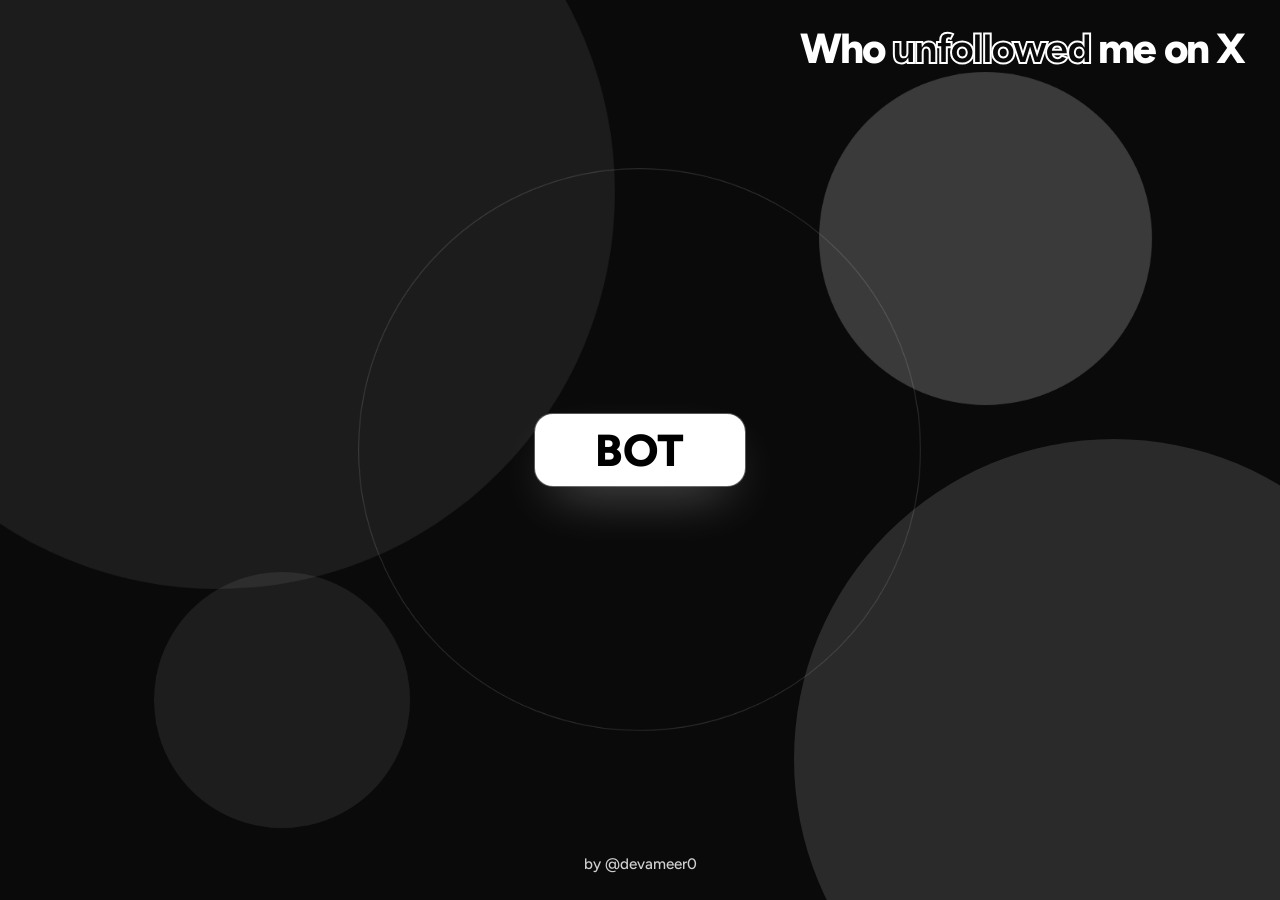
<file: index.html>
<!doctype html>
<html lang="en">
<head>
<meta charset="utf-8">
<meta name="viewport" content="width=device-width,initial-scale=1,viewport-fit=cover">
<title>Who unfollowed me on X — BOT</title>
<meta name="description" content="Who unfollowed me on X? The BOT that tells you when someone unfollows you.">
<meta name="theme-color" content="#0a0a0a">
<link rel="preconnect" href="https://fonts.googleapis.com">
<link rel="preconnect" href="https://fonts.gstatic.com" crossorigin>
<link href="https://fonts.googleapis.com/css2?family=Figtree:wght@400;500;600;700;800&display=swap" rel="stylesheet">
<link rel="icon" type="image/png" sizes="32x32" href="icon-32.png">
<link rel="apple-touch-icon" sizes="180x180" href="apple-touch-icon.png">
<meta property="og:image" content="https://ghosted-7f6.pages.dev/icon-512.png">
<meta name="twitter:card" content="summary">
<meta name="twitter:image" content="https://ghosted-7f6.pages.dev/icon-512.png">
<link rel="stylesheet" href="style.css?v=f98b7f36">
<script src="boot.js?v=cf498f35"></script>
</head>
<body data-page="home">
<main class="solo">
  <span class="orb o1" aria-hidden="true"></span>
  <span class="orb o2" aria-hidden="true"></span>
  <span class="orb o3" aria-hidden="true"></span>
  <span class="orb o4" aria-hidden="true"></span>
  <span class="orb o5" aria-hidden="true"></span>
  <header class="corners"><h1 class="top">Who <span class="out">unfollowed</span> me on X</h1></header>
  <div class="go"><span class="ring" aria-hidden="true"></span><a class="round" data-bot href="#">BOT</a></div>
  <footer class="credit"><a class="by" href="https://x.com/devameer0" target="_blank" rel="noopener noreferrer">by @devameer0</a></footer>
</main>
<script src="config.js?v=385c4432"></script>
<script src="app.js?v=c8a8a453"></script>
</body>
</html>
</file>
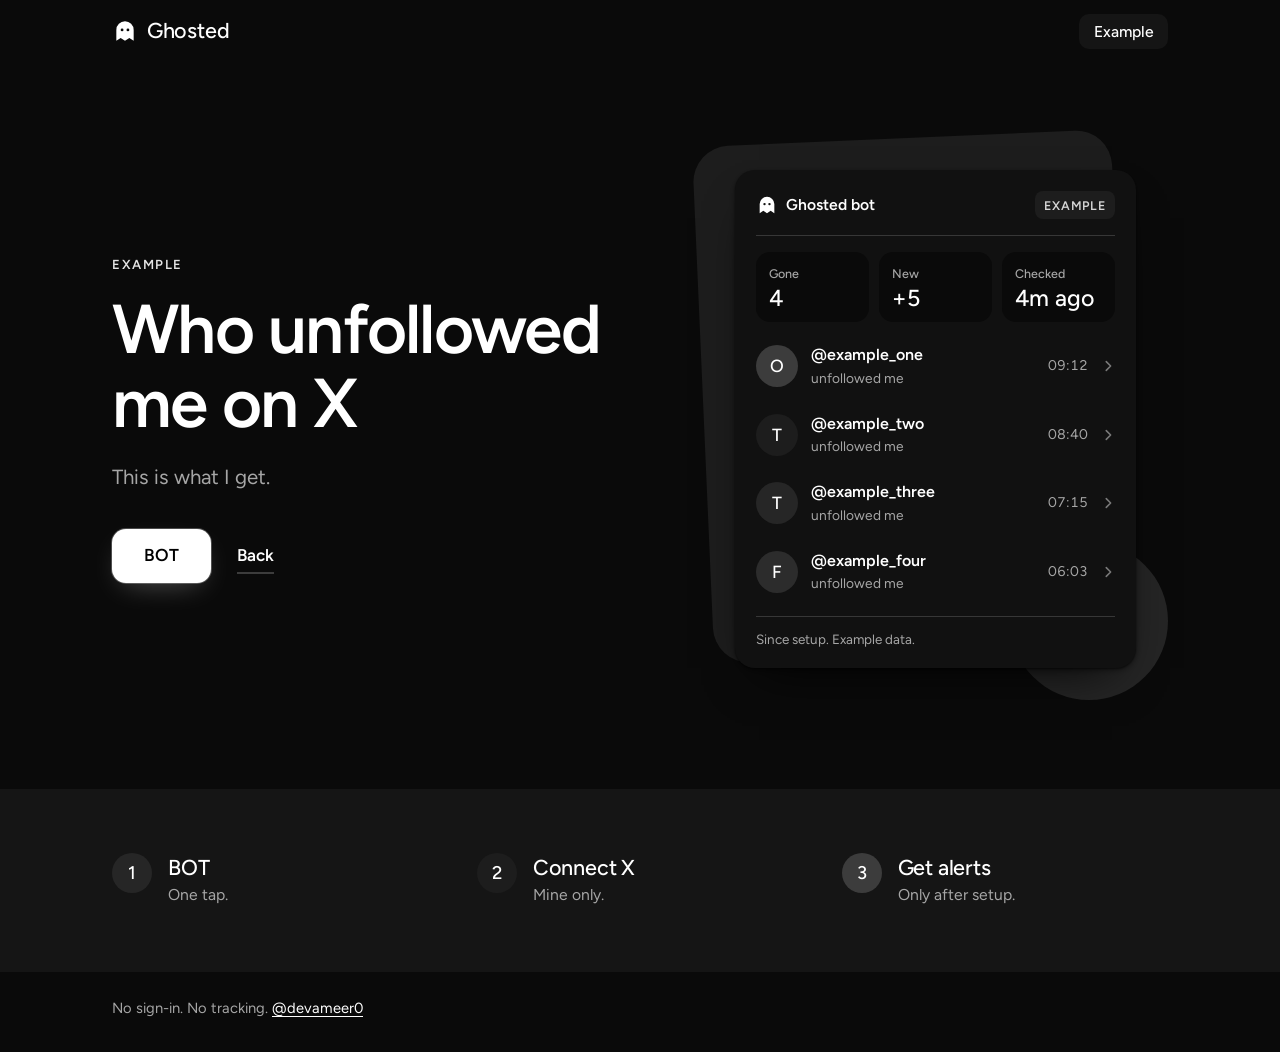
<file: demo.html>
<!doctype html>
<html lang="en">
<head>
<meta charset="utf-8">
<meta name="viewport" content="width=device-width,initial-scale=1,viewport-fit=cover">
<title>Who unfollowed me on X — Example</title>
<meta name="description" content="Who unfollowed me on X? An example of the alert the Ghosted bot sends. Example data.">
<meta name="theme-color" content="#0a0a0a">
<link rel="preconnect" href="https://fonts.googleapis.com">
<link rel="preconnect" href="https://fonts.gstatic.com" crossorigin>
<link href="https://fonts.googleapis.com/css2?family=Figtree:wght@400;500;600;700&display=swap" rel="stylesheet">
<link rel="icon" type="image/png" sizes="32x32" href="icon-32.png">
<link rel="apple-touch-icon" sizes="180x180" href="apple-touch-icon.png">
<link rel="stylesheet" href="style.css?v=f98b7f36">
<script src="boot.js?v=cf498f35"></script>
</head>
<body data-page="demo">
<a class="skip" href="#main">Skip to content</a>
<header class="nav"><div class="wrap nav-in">
  <a class="logo" href="./" aria-label="Ghosted home"><svg class="mark" viewBox="0 0 24 24" aria-hidden="true" focusable="false"><path d="M4 21V11a8 8 0 0 1 16 0v10l-4-2.6L12 21l-4-2.6z"/><circle cx="9.3" cy="11" r="1.3"/><circle cx="14.7" cy="11" r="1.3"/></svg><span>Ghosted</span></a>
  <nav aria-label="Main"><a class="navlink" href="demo.html" aria-current="page">Example</a></nav>
</div></header>
<main id="main">
<section class="hero demo"><div class="wrap hero-in">
  <div class="copy">
    <p class="eyebrow">Example</p>
    <h1>Who unfollowed me <em>on X</em></h1>
    <p class="sub">This is what I get.</p>
    <div class="actions">
      <a class="btn" data-bot href="#">BOT</a>
      <a class="link" href="./">Back</a>
    </div>
  </div>
  <div class="stage">
    <span class="shape s1" aria-hidden="true"></span><span class="shape s2" aria-hidden="true"></span>
    <section class="card" aria-label="Example message from the bot">
      <div class="card-h"><span class="bot"><svg class="mark" viewBox="0 0 24 24" aria-hidden="true" focusable="false"><path d="M4 21V11a8 8 0 0 1 16 0v10l-4-2.6L12 21l-4-2.6z"/><circle cx="9.3" cy="11" r="1.3"/><circle cx="14.7" cy="11" r="1.3"/></svg>Ghosted bot</span><span class="tag">Example</span></div>
      <dl class="stats">
        <div><dt>Gone</dt><dd>4</dd></div>
        <div><dt>New</dt><dd>+5</dd></div>
        <div><dt>Checked</dt><dd>4m ago</dd></div>
      </dl>
      <ul class="alerts" aria-label="Unfollowed me. Example data."><li><a class="alert" href="https://x.com/example_one" target="_blank" rel="noopener noreferrer"><span class="av av-a" aria-hidden="true">O</span><span class="who"><b>@example_one</b><small>unfollowed me</small></span><time>09:12</time><svg class="chev" viewBox="0 0 16 16" aria-hidden="true" focusable="false"><path d="M6 3l5 5-5 5"/></svg></a></li><li><a class="alert" href="https://x.com/example_two" target="_blank" rel="noopener noreferrer"><span class="av av-b" aria-hidden="true">T</span><span class="who"><b>@example_two</b><small>unfollowed me</small></span><time>08:40</time><svg class="chev" viewBox="0 0 16 16" aria-hidden="true" focusable="false"><path d="M6 3l5 5-5 5"/></svg></a></li><li><a class="alert" href="https://x.com/example_three" target="_blank" rel="noopener noreferrer"><span class="av av-c" aria-hidden="true">T</span><span class="who"><b>@example_three</b><small>unfollowed me</small></span><time>07:15</time><svg class="chev" viewBox="0 0 16 16" aria-hidden="true" focusable="false"><path d="M6 3l5 5-5 5"/></svg></a></li><li><a class="alert" href="https://x.com/example_four" target="_blank" rel="noopener noreferrer"><span class="av av-d" aria-hidden="true">F</span><span class="who"><b>@example_four</b><small>unfollowed me</small></span><time>06:03</time><svg class="chev" viewBox="0 0 16 16" aria-hidden="true" focusable="false"><path d="M6 3l5 5-5 5"/></svg></a></li></ul>
      <p class="card-f">Since setup. Example data.</p>
    </section>
  </div>
</div></section>
<section class="steps-s" aria-labelledby="st"><div class="wrap">
  <h2 class="vh" id="st">Steps</h2>
  <ol class="steps">
    <li><span class="n">1</span><div><h3>BOT</h3><p>One tap.</p></div></li>
    <li><span class="n">2</span><div><h3>Connect X</h3><p>Mine only.</p></div></li>
    <li><span class="n">3</span><div><h3>Get alerts</h3><p>Only after setup.</p></div></li>
  </ol>
</div></section>
</main>
<footer class="foot"><div class="wrap foot-in">
  <p>No sign-in. No tracking. <a href="https://x.com/devameer0">@devameer0</a></p>
  <a class="tip" data-tip href="#" hidden>Tip</a>
</div></footer>
<noscript><p class="nojs">BOT: enable JavaScript for the link.</p></noscript>
<script src="config.js?v=385c4432"></script>
<script src="app.js?v=c8a8a453"></script>
</body>
</html>
</file>
<file: style.css>
/* GHOSTED — monochrome: black, greys, white only. Figtree everywhere. */
:root{
  color-scheme:dark;
  --oat:#0a0a0a;
  --oat-2:#151515;
  --card:#111111;
  --ink:#ffffff;
  --muted:#a6a6a6;
  --line:rgba(255,255,255,.16);
  --clay:#ffffff;
  --clay-d:#e4e4e4;
  --clay-t:#3c3c3c;
  --peach:#2c2c2c;
  --sage:#4a4a4a;
  --sage-t:#1d1d1d;
  --sage-d:#d6d6d6;
  --lilac:#5a5a5a;
  --lilac-t:#262626;
  --sans:"Figtree",system-ui,-apple-system,"Segoe UI",Roboto,"Helvetica Neue",Arial,sans-serif;
  --serif:var(--sans);
  --r:20px;
  --shadow:0 1px 2px rgba(0,0,0,.5),0 2px 6px rgba(0,0,0,.4),0 24px 48px -24px rgba(0,0,0,.9);
}
*,*::before,*::after{box-sizing:border-box}
html{-webkit-text-size-adjust:100%;scroll-behavior:smooth;background:#0a0a0a}
body{margin:0;background:var(--oat);color:var(--ink);font:400 17px/1.55 var(--sans);-webkit-font-smoothing:antialiased;min-height:100vh;min-height:100dvh;display:flex;flex-direction:column;overflow-x:clip}
main{flex:1}
a{color:inherit}
[hidden]{display:none!important}
.vh{position:absolute;width:1px;height:1px;overflow:hidden;clip:rect(0 0 0 0);white-space:nowrap}
:focus-visible{outline:3px solid var(--clay);outline-offset:3px;border-radius:8px}
.skip{position:fixed;left:12px;top:-80px;z-index:50;background:#fff;color:#000;padding:.6rem 1rem;border-radius:10px;font-weight:600;text-decoration:none}
.skip:focus{top:12px}
.wrap{width:100%;max-width:1120px;margin:0 auto;padding:0 max(clamp(1.25rem,4vw,2rem),env(safe-area-inset-right)) 0 max(clamp(1.25rem,4vw,2rem),env(safe-area-inset-left))}

/* nav */
.nav{padding:1.1rem 0}
.nav-in{display:flex;align-items:center;justify-content:space-between}
.logo{display:inline-flex;align-items:center;gap:.55rem;text-decoration:none;font:500 1.35rem/1 var(--serif);letter-spacing:-.01em}
.mark{width:26px;height:26px;fill:var(--clay)}
.mark circle{fill:var(--oat)}
.navlink{font-weight:500;font-size:.98rem;text-decoration:none;padding:.5rem .9rem;border-radius:10px;color:var(--ink);transition:background .2s}
.navlink:hover{background:var(--oat-2)}
.navlink[aria-current]{background:var(--oat-2)}

/* hero */
.hero{padding:clamp(2rem,6vw,5.5rem) 0 clamp(3rem,7vw,6rem)}
.hero-in{display:grid;grid-template-columns:minmax(0,1.05fr) minmax(0,.95fr);gap:clamp(2rem,6vw,5rem);align-items:center}
.eyebrow{margin:0 0 1rem;font-size:.82rem;font-weight:600;letter-spacing:.12em;text-transform:uppercase;color:var(--clay-d)}
h1{margin:0;font:600 clamp(2.3rem,5.4vw,4.4rem)/1.08 var(--sans);letter-spacing:-.025em}
h1 em{font-style:normal;color:var(--clay);font-weight:600}
.sub{margin:1.3rem 0 0;font-size:clamp(1.1rem,1.6vw,1.3rem);color:var(--muted);max-width:26ch}
.actions{display:flex;align-items:center;flex-wrap:wrap;gap:.8rem 1.6rem;margin-top:2.2rem}
.btn{display:inline-flex;align-items:center;justify-content:center;min-height:54px;padding:0 2rem;border-radius:14px;background:var(--clay);color:#000;font:600 1.08rem/1 var(--sans);text-decoration:none;
  box-shadow:0 0 0 1px rgba(255,255,255,.25),0 10px 30px -12px rgba(255,255,255,.35);transition:transform .2s ease,background .2s ease,box-shadow .2s ease}
.btn:hover{background:var(--clay-d);transform:translateY(-2px);box-shadow:0 0 0 1px rgba(255,255,255,.4),0 16px 34px -12px rgba(255,255,255,.45)}
.btn:active{transform:translateY(0)}
.link{font-weight:600;text-decoration:none;color:var(--ink);border-bottom:2px solid var(--clay-t);padding:.25rem 0;transition:border-color .2s}
.link:hover{border-color:var(--clay)}

/* product card */
.stage{position:relative;padding:clamp(1rem,3vw,2rem)}
.shape{position:absolute;z-index:0;pointer-events:none}
.s1{inset:0 10% 8% 0;background:var(--sage-t);border-radius:36px;transform:rotate(-2.5deg)}
.s2{width:34%;aspect-ratio:1;right:0;bottom:0;background:var(--peach);border-radius:50%;opacity:.8}
.card{position:relative;z-index:1;background:var(--card);border-radius:var(--r);box-shadow:var(--shadow);padding:1.3rem 1.3rem 1.1rem;max-width:440px;margin:0 auto;animation:rise .8s cubic-bezier(.2,.7,.2,1) both}
.card-h{display:flex;align-items:center;justify-content:space-between;gap:1rem;padding-bottom:1rem;border-bottom:1px solid var(--line)}
.bot{display:inline-flex;align-items:center;gap:.5rem;font-weight:600;font-size:.98rem}
.bot .mark{width:22px;height:22px}.bot .mark circle{fill:var(--card)}
.tag{font-size:.78rem;font-weight:600;letter-spacing:.06em;text-transform:uppercase;color:var(--sage-d);background:var(--sage-t);padding:.28rem .6rem;border-radius:8px}
.card-t{margin:1rem 0 .3rem;color:var(--muted);font-size:.98rem}
.card-t b{font:500 1.9rem/1 var(--serif);color:var(--ink);margin-right:.2rem}
.stats{display:grid;grid-template-columns:repeat(3,1fr);gap:.6rem;margin:1rem 0 .6rem}
.stats div{background:var(--oat);border-radius:14px;padding:.7rem .85rem}
.stats dt{font-size:.78rem;color:var(--muted);font-weight:500}
.stats dd{margin:.1rem 0 0;font:500 1.45rem/1.15 var(--serif)}
.alerts{list-style:none;margin:.4rem -.5rem 0;padding:0}
.alerts li{animation:rise .7s cubic-bezier(.2,.7,.2,1) both}
.alerts li:nth-child(1){animation-delay:.25s}.alerts li:nth-child(2){animation-delay:.35s}.alerts li:nth-child(3){animation-delay:.45s}.alerts li:nth-child(4){animation-delay:.55s}
.alert{display:flex;align-items:center;gap:.85rem;padding:.7rem .5rem;border-radius:14px;text-decoration:none;transition:background .2s}
.alert:hover{background:var(--oat)}
.av{flex:none;display:grid;place-content:center;width:42px;height:42px;border-radius:50%;font:500 1.1rem/1 var(--serif);color:var(--ink)}
.av-a{background:var(--clay-t)}.av-b{background:var(--sage-t)}.av-c{background:var(--lilac-t)}.av-d{background:var(--peach)}
.who{display:grid;min-width:0;flex:1}
.who b{font-weight:600;font-size:1rem;overflow:hidden;text-overflow:ellipsis;white-space:nowrap}
.who small{color:var(--muted);font-size:.86rem}
.alert time{color:var(--muted);font-size:.88rem;font-variant-numeric:tabular-nums}
.chev{width:14px;height:14px;fill:none;stroke:var(--muted);stroke-width:1.8;stroke-linecap:round;stroke-linejoin:round;opacity:.7;transition:transform .2s}
.alert:hover .chev{transform:translateX(3px)}
.card-f{margin:.6rem 0 0;padding-top:.8rem;border-top:1px solid var(--line);font-size:.84rem;color:var(--muted)}
@keyframes rise{from{opacity:0;transform:translateY(14px)}to{opacity:1;transform:none}}

/* steps */
.steps-s{background:var(--oat-2);padding:clamp(2.5rem,5vw,4rem) 0}
.steps{list-style:none;margin:0;padding:0;display:grid;grid-template-columns:repeat(3,1fr);gap:clamp(1rem,3vw,2.5rem)}
.steps li{display:flex;gap:1rem;align-items:flex-start}
.n{flex:none;display:grid;place-content:center;width:40px;height:40px;border-radius:50%;background:var(--lilac-t);font:500 1.15rem/1 var(--serif)}
.steps li:nth-child(2) .n{background:var(--sage-t)}.steps li:nth-child(3) .n{background:var(--clay-t)}
.steps h3{margin:.1rem 0 .15rem;font:500 1.35rem/1.2 var(--serif);letter-spacing:-.01em}
.steps p{margin:0;color:var(--muted);font-size:.98rem}

/* footer */
.foot{padding:1.6rem 0 2rem;font-size:.92rem;color:var(--muted)}
.foot-in{display:flex;align-items:center;justify-content:space-between;gap:1rem;flex-wrap:wrap}
.foot p{margin:0}
.foot a{color:var(--ink);text-underline-offset:3px}
.tip{font-weight:600;text-decoration:none!important;border-bottom:2px solid var(--clay-t)}
.nojs{position:fixed;left:12px;right:12px;bottom:12px;margin:0;background:var(--card);padding:.7rem 1rem;border-radius:12px;box-shadow:var(--shadow);z-index:60}

/* 404 */
.nf{display:grid;align-content:center;padding:clamp(3rem,10vw,8rem) 0}

@media (max-width:860px){
  .hero-in{grid-template-columns:1fr;gap:1.5rem}
  .stage{padding:1rem .4rem 1.4rem}
  .s1{inset:0 4% 4% 0}
  .steps{grid-template-columns:1fr;gap:1.4rem}
}
@media (max-width:520px){
  body{font-size:16px}
  .btn{width:100%}
  .actions{gap:1rem 1.4rem}
  .card{padding:1.1rem 1rem .9rem}
  .alerts{margin-inline:-.35rem}
  .stats dd{font-size:1.25rem}
  .foot-in{flex-direction:column;align-items:flex-start}
}
@media (prefers-reduced-motion:reduce){
  html{scroll-behavior:auto}
  *,*::before,*::after{animation:none!important;transition:none!important}
}

/* ---- landing: live monochrome background + one white button ---- */
body[data-page=home]{background:#0a0a0a}
.solo{position:relative;min-height:100vh;min-height:100dvh;display:grid;place-items:center;overflow:hidden;isolation:isolate;background:#0a0a0a}
.orb{position:absolute;z-index:-1;border-radius:50%;pointer-events:none;will-change:transform;backface-visibility:hidden;animation-timing-function:ease-in-out;animation-iteration-count:infinite}
.o1{width:clamp(340px,62vmax,860px);aspect-ratio:1;left:-14vmax;top:-16vmax;background:#1c1c1c;animation:m1 34s infinite}
.o2{width:clamp(300px,50vmax,700px);aspect-ratio:1;right:-12vmax;bottom:-14vmax;background:#2a2a2a;animation:m2 41s infinite}
.o3{width:clamp(180px,26vmax,380px);aspect-ratio:1;right:10vw;top:8vh;background:#3a3a3a;animation:m3 27s infinite}
.o4{width:clamp(150px,20vmax,300px);aspect-ratio:1;left:12vw;bottom:8vh;background:#e9e9e9;opacity:.09;animation:m4 31s infinite}
.o5{width:clamp(280px,44vmax,640px);aspect-ratio:1;left:50%;top:50%;margin:calc(clamp(280px,44vmax,640px) / -2) 0 0 calc(clamp(280px,44vmax,640px) / -2);border:1px solid rgba(255,255,255,.14);animation:m5 46s infinite}
@keyframes m1{0%,100%{transform:translate3d(0,0,0) scale(1)}50%{transform:translate3d(14vw,11vh,0) scale(1.18)}}
@keyframes m2{0%,100%{transform:translate3d(0,0,0) scale(1)}50%{transform:translate3d(-16vw,-9vh,0) scale(.86)}}
@keyframes m3{0%,100%{transform:translate3d(0,0,0) scale(1)}50%{transform:translate3d(-12vw,16vh,0) scale(1.3)}}
@keyframes m4{0%,100%{transform:translate3d(0,0,0) scale(1)}50%{transform:translate3d(16vw,-14vh,0) scale(1.4)}}
@keyframes m5{0%,100%{transform:translate3d(0,0,0) scale(.82)}50%{transform:translate3d(4vw,-5vh,0) scale(1.22)}}
.corners{position:absolute;z-index:2;top:0;left:0;right:0;display:flex;justify-content:flex-end;align-items:flex-start;gap:clamp(.75rem,3vw,2rem);
  padding:calc(env(safe-area-inset-top,0px) + clamp(14px,2.2vw,28px)) max(clamp(16px,3vw,36px),env(safe-area-inset-right,0px)) 0 max(clamp(16px,3vw,36px),env(safe-area-inset-left,0px));pointer-events:none}
.top{margin:0;flex:0 1 auto;min-width:0;max-width:min(100%,12em);text-align:right;color:#fff;text-wrap:balance;overflow-wrap:break-word;
  font:800 clamp(1.15rem,2.6vw + .55rem,2.9rem)/1.02 var(--sans);letter-spacing:-.045em}
.top .out{font-weight:800;color:transparent;-webkit-text-stroke:clamp(1px,.14vw + .5px,2px) #fff;paint-order:stroke fill}
.credit{position:absolute;z-index:2;left:0;right:0;bottom:0;display:flex;justify-content:center;padding:0 max(12px,env(safe-area-inset-right,0px)) calc(env(safe-area-inset-bottom,0px) + clamp(6px,1.2vw,14px)) max(12px,env(safe-area-inset-left,0px));pointer-events:none}
.by{pointer-events:auto;display:inline-flex;align-items:center;justify-content:center;min-height:44px;min-width:44px;padding:0 1rem;border-radius:12px;color:#d0d0d0;text-decoration:none;
  font:500 clamp(.8rem,.6vw + .65rem,.95rem)/1.2 var(--sans);transition:color .2s;-webkit-tap-highlight-color:transparent}
.by:hover{color:#fff}
.by:focus-visible{outline:3px solid #fff;outline-offset:2px;border-radius:12px}
.go{position:relative;z-index:1;display:grid;place-items:center;margin:0;padding:0}
.round{position:relative;z-index:1;display:inline-flex;align-items:center;justify-content:center;min-height:clamp(56px,6vw,72px);--f:clamp(1.1rem,2vw + .4rem,1.6rem);min-width:calc(4.24*var(--f) + 2*clamp(2rem,5vw,3.2rem));padding:0 clamp(2rem,5vw,3.2rem);border-radius:18px;background:#fff;color:#000;
  font:800 calc(var(--f)*1.75)/1 var(--sans);letter-spacing:.02em;text-align:center;text-decoration:none;white-space:nowrap;-webkit-tap-highlight-color:transparent;touch-action:manipulation;
  box-shadow:0 0 0 1px rgba(255,255,255,.3),0 22px 54px -20px rgba(255,255,255,.4);transition:transform .35s cubic-bezier(.2,.8,.2,1),background .25s,box-shadow .3s}
.round:hover{background:#ececec;transform:translateY(-2px) scale(1.02);box-shadow:0 0 0 1px rgba(255,255,255,.5),0 28px 60px -20px rgba(255,255,255,.5)}
.round:active{transform:none}
.round:focus-visible{outline:3px solid #fff;outline-offset:6px;border-radius:18px}
.ring{position:absolute;inset:0;border-radius:18px;border:2px solid #fff;opacity:0;animation:ring 3.6s ease-out infinite;pointer-events:none}
@keyframes ring{0%{transform:scale(1);opacity:.35}100%{transform:scale(1.22,1.5);opacity:0}}
</file>
